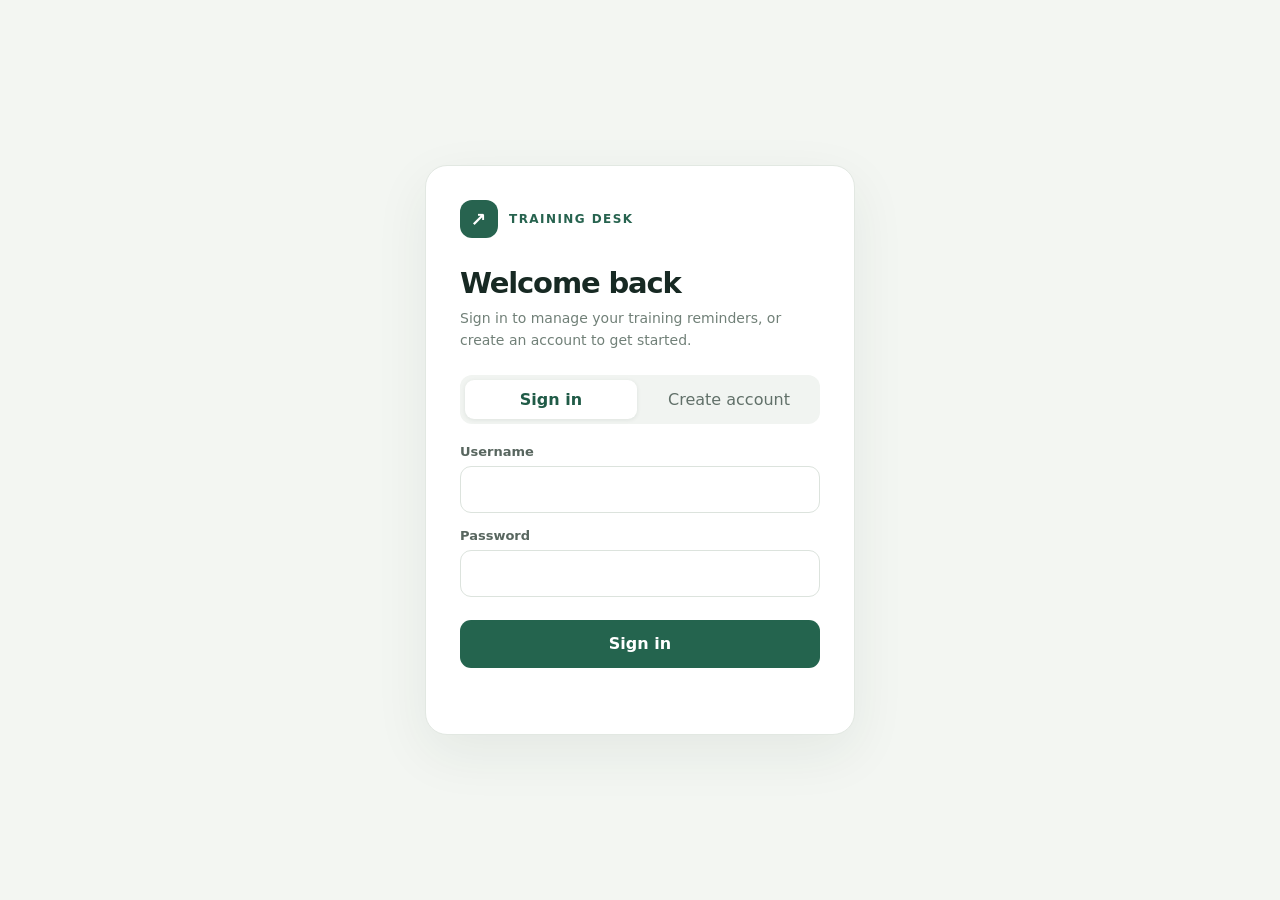
<file: web/login.html>
<!doctype html>
<html lang="en">
<head>
  <meta charset="utf-8">
  <meta name="viewport" content="width=device-width, initial-scale=1">
  <title>Training Desk · Sign in</title>
  <style>
    :root { color-scheme: light; font-family: Inter, ui-sans-serif, system-ui, -apple-system, BlinkMacSystemFont, "Segoe UI", sans-serif; color:#172923; background:#f3f6f2; }
    * { box-sizing:border-box; }
    body { min-height:100vh; margin:0; display:grid; place-items:center; padding:24px; }
    .card { width:min(100%, 430px); background:white; border:1px solid #e2e8e2; border-radius:22px; padding:34px; box-shadow:0 18px 55px #18372d12; }
    .brand { display:flex; align-items:center; gap:11px; color:#27634f; font-weight:800; letter-spacing:.12em; font-size:12px; }
    .mark { width:38px; height:38px; display:grid; place-items:center; color:white; background:#27634f; border-radius:12px; font-size:19px; }
    h1 { font-size:29px; letter-spacing:-.04em; margin:28px 0 8px; }
    .sub { color:#718078; line-height:1.55; margin:0 0 23px; font-size:14px; }
    .tabs { display:grid; grid-template-columns:1fr 1fr; gap:6px; padding:5px; margin-bottom:20px; background:#f1f4f1; border-radius:12px; }
    .tab { border:0; padding:10px; border-radius:9px; color:#617069; background:transparent; font:inherit; cursor:pointer; }
    .tab[aria-selected="true"] { color:#205b47; background:white; box-shadow:0 1px 4px #16291d16; font-weight:700; }
    label { display:block; margin:15px 0 7px; color:#58665f; font-size:13px; font-weight:700; }
    input { width:100%; height:47px; border:1px solid #dce3dd; border-radius:11px; padding:0 13px; font:inherit; outline:none; }
    input:focus { border-color:#37836a; box-shadow:0 0 0 3px #37836a1c; }
    .submit { width:100%; height:48px; margin-top:23px; color:white; border:0; border-radius:11px; background:#24644e; font:inherit; font-weight:750; cursor:pointer; }
    .submit:disabled { opacity:.65; cursor:wait; }
    .hint { margin:12px 0 0; color:#859088; font-size:12px; line-height:1.5; }
    .error { min-height:20px; margin:12px 0 0; color:#a43737; font-size:13px; }
  </style>
</head>
<body>
  <main class="card">
    <div class="brand"><span class="mark">↗</span><span>TRAINING DESK</span></div>
    <h1 id="title">Welcome back</h1>
    <p class="sub">Sign in to manage your training reminders, or create an account to get started.</p>
    <div class="tabs" role="tablist" aria-label="Account access">
      <button class="tab" id="loginTab" role="tab" aria-selected="true" type="button">Sign in</button>
      <button class="tab" id="registerTab" role="tab" aria-selected="false" type="button">Create account</button>
    </div>
    <form id="accountForm">
      <label for="username">Username</label>
      <input id="username" name="username" autocomplete="username" minlength="3" maxlength="32" required>
      <label for="password">Password</label>
      <input id="password" name="password" type="password" autocomplete="current-password" required>
      <div id="confirmGroup" hidden>
        <label for="confirmPassword">Confirm password</label>
        <input id="confirmPassword" type="password" autocomplete="new-password">
      </div>
      <p class="hint" id="hint" hidden>Use at least 12 characters. Your reminders and email settings are kept separate from other accounts.</p>
      <button class="submit" id="submitButton" type="submit">Sign in</button>
      <p class="error" id="error" role="alert"></p>
    </form>
  </main>
  <script>
    const form = document.querySelector('#accountForm');
    const loginTab = document.querySelector('#loginTab');
    const registerTab = document.querySelector('#registerTab');
    let mode = 'login';
    function choose(next) {
      mode = next;
      const registering = mode === 'register';
      loginTab.setAttribute('aria-selected', String(!registering));
      registerTab.setAttribute('aria-selected', String(registering));
      document.querySelector('#title').textContent = registering ? 'Create your account' : 'Welcome back';
      document.querySelector('#submitButton').textContent = registering ? 'Create account' : 'Sign in';
      document.querySelector('#password').autocomplete = registering ? 'new-password' : 'current-password';
      document.querySelector('#password').minLength = registering ? 12 : 1;
      document.querySelector('#confirmGroup').hidden = !registering;
      document.querySelector('#confirmPassword').required = registering;
      document.querySelector('#hint').hidden = !registering;
      document.querySelector('#error').textContent = '';
    }
    loginTab.addEventListener('click', () => choose('login'));
    registerTab.addEventListener('click', () => choose('register'));
    form.addEventListener('submit', async (event) => {
      event.preventDefault();
      const username = document.querySelector('#username').value.trim();
      const password = document.querySelector('#password').value;
      const button = document.querySelector('#submitButton');
      const error = document.querySelector('#error');
      if (mode === 'register' && password !== document.querySelector('#confirmPassword').value) {
        error.textContent = 'The passwords do not match.';
        return;
      }
      button.disabled = true;
      error.textContent = '';
      try {
        const response = await fetch(`/api/auth/${mode}`, {
          method:'POST', headers:{'Content-Type':'application/json'},
          body:JSON.stringify({username, password})
        });
        const result = await response.json();
        if (!response.ok) throw new Error(result.error || 'Could not sign in.');
        window.location.replace('/');
      } catch (err) {
        error.textContent = err.message;
        button.disabled = false;
      }
    });
  </script>
</body>
</html>
</file>
